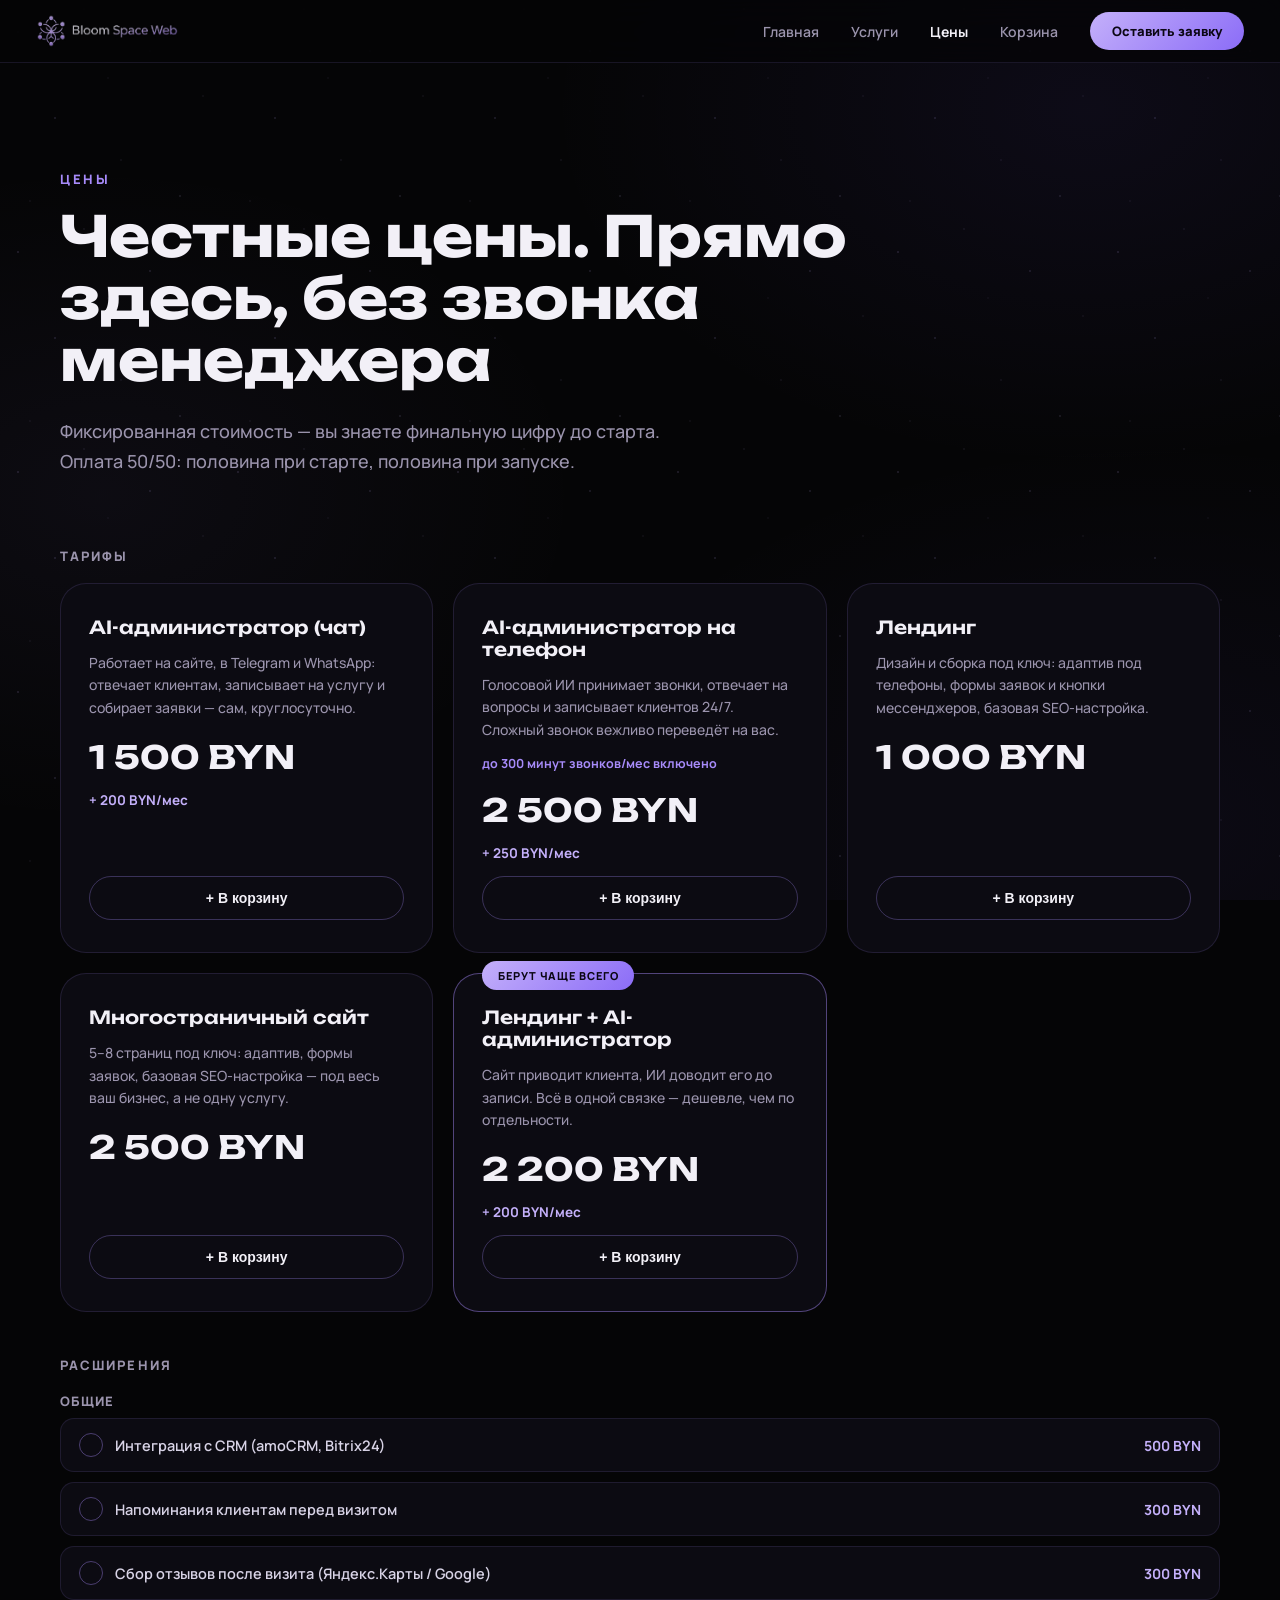
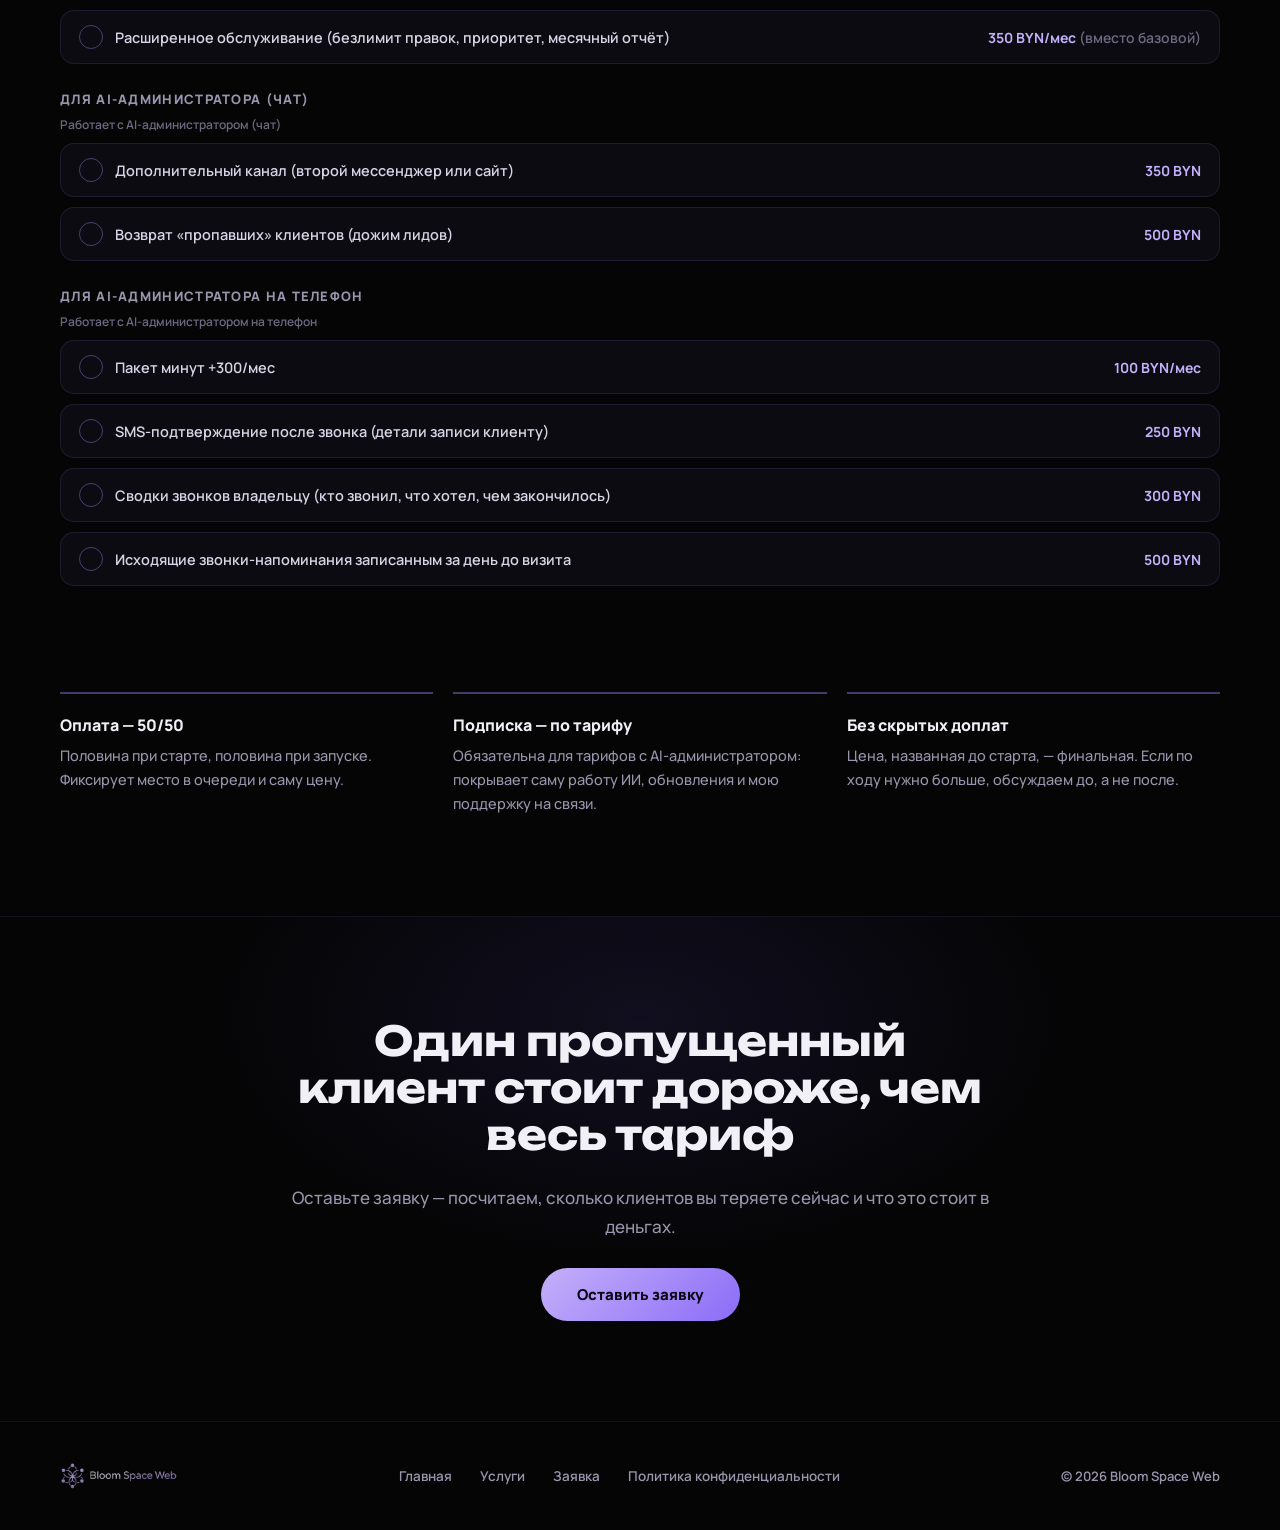
<file: ceny.html>
<!DOCTYPE html>
<html>
<head>
<meta charset="utf-8">
<meta name="viewport" content="width=device-width, initial-scale=1, maximum-scale=1, user-scalable=no">
<title>Цены — Bloom Space Web</title>
</head>
<body>
<script src="assets/geo.js?v=2"></script>
<script src="assets/pricing.js"></script>
<script src="assets/cart.js"></script>

<link rel="preconnect" href="https://fonts.googleapis.com">
<link href="https://fonts.googleapis.com/css2?family=Unbounded:wght@400;500;600;700;800&family=Manrope:wght@400;500;600;700;800&display=swap" rel="stylesheet">
<style>
*, *::before, *::after { box-sizing: border-box; }
html { scroll-behavior: smooth; }
html, body { overflow-x: hidden; max-width: 100%; }
body { margin: 0; background: #050506; }
::selection { background: rgba(167,139,250,.35); }
</style>
<link rel="stylesheet" href="assets/mobile.css">


<div style="font-family: Manrope, sans-serif; background-color: #050506; background-image: radial-gradient(900px 600px at 85% 12%, rgba(124,92,252,.07), transparent 60%), radial-gradient(800px 550px at 8% 55%, rgba(167,139,250,.05), transparent 60%), radial-gradient(1000px 650px at 90% 92%, rgba(124,92,252,.06), transparent 60%), url(&quot;data:image/svg+xml,%3Csvg xmlns='http://www.w3.org/2000/svg' width='220' height='220'%3E%3Cg fill='%23C4B0FA'%3E%3Ccircle cx='18' cy='32' r='1' opacity='.16'/%3E%3Ccircle cx='84' cy='9' r='.8' opacity='.12'/%3E%3Ccircle cx='150' cy='51' r='1' opacity='.14'/%3E%3Ccircle cx='203' cy='96' r='.8' opacity='.1'/%3E%3Ccircle cx='55' cy='118' r='1' opacity='.15'/%3E%3Ccircle cx='121' cy='160' r='.8' opacity='.11'/%3E%3Ccircle cx='180' cy='196' r='1' opacity='.13'/%3E%3Ccircle cx='30' cy='201' r='.8' opacity='.1'/%3E%3Ccircle cx='108' cy='78' r='.7' opacity='.09'/%3E%3C/g%3E%3C/svg%3E&quot;); background-attachment: fixed; color: #F2F0F7; min-height: 100vh;">

  <!-- NAV -->
  <div class="bsw-nav" data-screen-label="Навигация" style="position: fixed; top: 0; left: 0; right: 0; z-index: 90; display: flex; align-items: center; justify-content: space-between; padding: 12px 36px; background: rgba(5,5,6,.72); backdrop-filter: blur(18px); border-bottom: 1px solid rgba(167,139,250,.12);">
    <a href="index.html" style="display: flex; align-items: center; text-decoration: none;">
      <img src="assets/logo-full.png" alt="Bloom Space Web" style="height: 34px;">
    </a>
    <div class="bsw-nav-links" style="display: flex; align-items: center; gap: 32px;">
      <a href="index.html" data-en="Home" class="bsw-nav-home" style="color: #9B94AD; text-decoration: none; font-size: 14px; font-weight: 600;" style-hover="color: #F2F0F7;">Главная</a>
      <a href="uslugi.html" data-en="Services" class="bsw-nav-link" style="color: #9B94AD; text-decoration: none; font-size: 14px; font-weight: 600;" style-hover="color: #F2F0F7;">Услуги</a>
      <a href="ceny.html" data-en="Pricing" class="bsw-nav-link" style="color: #F2F0F7; text-decoration: none; font-size: 14px; font-weight: 700;">Цены</a>
      <a href="korzina.html" data-en="Cart" class="bsw-nav-link" style="color: #9B94AD; text-decoration: none; font-size: 14px; font-weight: 600; display: flex; align-items: center; gap: 6px;" style-hover="color: #F2F0F7;">Корзина <span data-cart-badge style="display:none;background:#8B6CF7;color:#fff;border-radius:100px;min-width:16px;text-align:center;padding:1px 6px;font-size:11px;font-weight:800;">0</span></a>
      <a href="index.html#form" data-en="Get a quote" class="bsw-nav-cta" style="color: #0B0714; text-decoration: none; font-size: 13px; font-weight: 800; background: linear-gradient(135deg, #C4B0FA, #8B6CF7); padding: 10px 22px; border-radius: 100px;" style-hover="filter: brightness(1.12);">Оставить заявку</a>
    </div>
  </div>

  <!-- HEADER -->
  <div class="bsw-page-header" data-screen-label="Заголовок" style="max-width: 1240px; margin: 0 auto; padding: 170px 40px 70px;">
    <div data-en="Pricing" style="font-size: 13px; font-weight: 800; letter-spacing: .2em; text-transform: uppercase; color: #A78BFA; margin-bottom: 18px;">Цены</div>
    <div data-en="Honest pricing. Right here, no sales call needed" style="font-family: Unbounded, sans-serif; font-weight: 700; font-size: clamp(36px, 4.4vw, 64px); line-height: 1.1; max-width: 880px;">Честные цены. Прямо здесь, без звонка менеджера</div>
    <div data-en="Fixed price — you know the final number before we start. Payment is 50% upfront, 50% on launch." style="font-size: 18px; line-height: 1.7; color: #9B94AD; font-weight: 500; max-width: 620px; margin-top: 24px;">Фиксированная стоимость — вы знаете финальную цифру до старта. Оплата 50/50: половина при старте, половина при запуске.</div>
  </div>

  <!-- ТАРИФЫ -->
  <div class="bsw-section" data-screen-label="Тарифы" style="max-width: 1240px; margin: 0 auto; padding: 0 40px 60px;">
    <div data-en="Plans" style="font-size: 13px; font-weight: 800; letter-spacing: .16em; text-transform: uppercase; color: #9B94AD; margin-bottom: 18px;">Тарифы</div>
    <div id="pricingCards" class="bsw-grid-3" style="display: grid; grid-template-columns: 1fr 1fr 1fr; gap: 20px; margin-bottom: 44px;"></div>

    <div data-en="Add-ons" style="font-size: 13px; font-weight: 800; letter-spacing: .16em; text-transform: uppercase; color: #9B94AD; margin-bottom: 18px;">Расширения</div>
    <div id="addonsSection"></div>
  </div>

  <!-- УСЛОВИЯ -->
  <div class="bsw-section" data-screen-label="Условия" style="max-width: 1240px; margin: 0 auto; padding: 20px 40px 100px;">
    <div class="bsw-grid-3" style="display: grid; grid-template-columns: 1fr 1fr 1fr; gap: 20px;">
      <div style="border-top: 2px solid rgba(167,139,250,.4); padding-top: 20px;">
        <div data-en="Payment — 50/50" style="font-weight: 800; font-size: 16px; margin-bottom: 8px;">Оплата — 50/50</div>
        <div data-en="Half when we start, half on launch. Fixes your spot in the queue and locks the price." style="font-size: 14.5px; line-height: 1.65; color: #9B94AD; font-weight: 500;">Половина при старте, половина при запуске. Фиксирует место в очереди и саму цену.</div>
      </div>
      <div style="border-top: 2px solid rgba(167,139,250,.4); padding-top: 20px;">
        <div data-en="Subscription — plan-dependent" style="font-weight: 800; font-size: 16px; margin-bottom: 8px;">Подписка — по тарифу</div>
        <div data-en="Required for AI-administrator plans: covers the AI itself, updates, and me staying on call for support." style="font-size: 14.5px; line-height: 1.65; color: #9B94AD; font-weight: 500;">Обязательна для тарифов с AI-администратором: покрывает саму работу ИИ, обновления и мою поддержку на связи.</div>
      </div>
      <div style="border-top: 2px solid rgba(167,139,250,.4); padding-top: 20px;">
        <div data-en="No hidden fees" style="font-weight: 800; font-size: 16px; margin-bottom: 8px;">Без скрытых доплат</div>
        <div data-en="The price named before we start is final. If more turns out to be needed along the way, we discuss it upfront, not after." style="font-size: 14.5px; line-height: 1.65; color: #9B94AD; font-weight: 500;">Цена, названная до старта, — финальная. Если по ходу нужно больше, обсуждаем до, а не после.</div>
      </div>
    </div>
  </div>

  <!-- CTA -->
  <div data-screen-label="Призыв" style="border-top: 1px solid rgba(167,139,250,.1); background: radial-gradient(700px 400px at 50% 20%, rgba(124,92,252,.1), transparent 60%);">
    <div class="bsw-section" style="max-width: 800px; margin: 0 auto; padding: 100px 40px; text-align: center; display: flex; flex-direction: column; align-items: center; gap: 26px;">
      <div data-en="One missed client costs more than the whole plan" style="font-family: Unbounded, sans-serif; font-weight: 700; font-size: clamp(28px, 3.2vw, 46px); line-height: 1.15;">Один пропущенный клиент стоит дороже, чем весь тариф</div>
      <div data-en="Leave a request — we'll work out how many clients you're losing right now and what that costs you." style="font-size: 17px; line-height: 1.7; color: #9B94AD; font-weight: 500;">Оставьте заявку — посчитаем, сколько клиентов вы теряете сейчас и что это стоит в деньгах.</div>
      <a href="index.html#form" data-en="Get a quote" style="text-decoration: none; color: #0B0714; background: linear-gradient(135deg, #C4B0FA, #8B6CF7); font-weight: 800; font-size: 15px; padding: 16px 36px; border-radius: 100px;" style-hover="filter: brightness(1.12);">Оставить заявку</a>
    </div>
  </div>

  <!-- FOOTER -->
  <div data-screen-label="Футер" style="border-top: 1px solid rgba(167,139,250,.1);">
    <div class="bsw-footer-pad bsw-footer-row" style="max-width: 1240px; margin: 0 auto; padding: 40px; display: flex; align-items: center; justify-content: space-between; gap: 24px;">
      <img src="assets/logo-full.png" alt="Bloom Space Web" style="height: 28px;">
      <div class="bsw-footer-links" style="display: flex; gap: 28px;">
        <a href="index.html" data-en="Home" style="color: #9B94AD; text-decoration: none; font-size: 13.5px; font-weight: 600;" style-hover="color: #F2F0F7;">Главная</a>
        <a href="uslugi.html" data-en="Services" style="color: #9B94AD; text-decoration: none; font-size: 13.5px; font-weight: 600;" style-hover="color: #F2F0F7;">Услуги</a>
        <a href="index.html#form" data-en="Request" style="color: #9B94AD; text-decoration: none; font-size: 13.5px; font-weight: 600;" style-hover="color: #F2F0F7;">Заявка</a>
        <a href="privacy.html" data-en="Privacy Policy" style="color: #9B94AD; text-decoration: none; font-size: 13.5px; font-weight: 600;" style-hover="color: #F2F0F7;">Политика конфиденциальности</a>
      </div>
      <div style="font-size: 13px; color: #9B94AD; font-weight: 600;">© 2026 Bloom Space Web</div>
    </div>
  </div>

</div>


<script>
document.querySelectorAll('[style-hover]').forEach(function(el){
  var base = el.getAttribute('style') || '';
  var hov = el.getAttribute('style-hover');
  el.addEventListener('mouseenter', function(){ el.style.cssText = base + ';' + hov; });
  el.addEventListener('mouseleave', function(){ el.style.cssText = base; });
});
document.querySelectorAll('[style-focus]').forEach(function(el){
  var base = el.getAttribute('style') || '';
  var foc = el.getAttribute('style-focus');
  el.addEventListener('focus', function(){ el.style.cssText = base + ';' + foc; });
  el.addEventListener('blur', function(){ el.style.cssText = base; });
});
</script>

<script>
// цены и расширения — рендер из assets/pricing.js
(function () {
  var state = { lang: 'ru', currency: 'BYN', rates: null };

  function bynText(n) { return Math.round(n).toLocaleString('ru-RU') + ' BYN'; }

  function priceText(byn, usd, currency, rates) {
    if (currency === 'USD') return usd != null ? '$' + Math.round(usd).toLocaleString('en-US') : null;
    if (!currency || currency === 'BYN') return byn != null ? bynText(byn) : null;
    if (byn == null || !window.BSW) return null;
    return window.BSW.formatByn(byn, currency, rates);
  }

  function cardHTML(card) {
    var lang = state.lang, currency = state.currency, rates = state.rates;
    var t = card.title[lang], d = card.desc[lang];
    var once = priceText(card.byn, card.usd, currency, rates);
    var hasMo = card.bynMonthly != null || card.usdMonthly != null;
    var mo = hasMo ? priceText(card.bynMonthly, card.usdMonthly, currency, rates) : null;
    var inCart = window.BSW_CART.isInCart('card:' + card.id);
    var badgeHtml = card.badge ? '<div class="bsw-hotdeal-badge" style="position:absolute;top:-13px;left:28px;font-size:11px;font-weight:800;letter-spacing:.08em;text-transform:uppercase;color:#0B0714;background:linear-gradient(135deg,#C4B0FA,#8B6CF7);padding:7px 16px;border-radius:100px;">' + card.badge[lang] + '</div>' : '';
    var noteHtml = card.note ? '<div style="font-size:12.5px;color:#A78BFA;font-weight:700;">' + card.note[lang] + '</div>' : '';
    var moHtml = mo ? '<div style="font-size:13.5px;font-weight:700;color:#C4B0FA;">+ ' + mo + (lang === 'ru' ? '/мес' : '/mo') + '</div>' : '';
    var cls = card.badge ? 'bsw-hotdeal' : '';
    var border = card.badge ? 'rgba(167,139,250,.45)' : 'rgba(167,139,250,.14)';
    var btnLabel = inCart ? (lang === 'ru' ? 'В корзине ✓' : 'In cart ✓') : (lang === 'ru' ? '+ В корзину' : '+ Add to cart');
    return '<div class="' + cls + '" style="position:relative;background:#0C0B12;border:1px solid ' + border + ';border-radius:26px;padding:32px 28px;display:flex;flex-direction:column;gap:14px;">' +
      badgeHtml +
      '<div style="font-family:Unbounded,sans-serif;font-weight:600;font-size:18px;">' + t + '</div>' +
      '<div style="font-size:14px;line-height:1.6;color:#9B94AD;font-weight:500;">' + d + '</div>' +
      noteHtml +
      '<div style="font-family:Unbounded,sans-serif;font-weight:700;font-size:32px;margin-top:4px;">' + (once || '') + '</div>' +
      moHtml +
      '<button type="button" data-cart-key="card:' + card.id + '" class="bsw-cart-btn" style="margin-top:auto;cursor:pointer;text-align:center;border:1px solid ' + (inCart ? 'rgba(125,227,168,.5)' : 'rgba(167,139,250,.3)') + ';background:' + (inCart ? 'rgba(125,227,168,.1)' : 'transparent') + ';color:' + (inCart ? '#7DE3A8' : '#F2F0F7') + ';font-weight:800;font-size:14px;padding:13px;border-radius:100px;">' + btnLabel + '</button>' +
    '</div>';
  }

  function addonRowHTML(item, groupId) {
    var lang = state.lang, currency = state.currency, rates = state.rates;
    var once = priceText(item.byn, item.usd, currency, rates);
    var mo = priceText(item.bynMonthly, item.usdMonthly, currency, rates);
    var priceStr = once ? once : (mo ? mo + (lang === 'ru' ? '/мес' : '/mo') : '');
    if (item.replacesBase && item.note) priceStr += ' <span style="color:#6E6880;font-weight:600;">(' + item.note[lang] + ')</span>';
    var key = 'addon:' + groupId + ':' + item.id;
    var inCart = window.BSW_CART.isInCart(key);
    return '<div style="display:flex;align-items:center;justify-content:space-between;gap:14px;padding:14px 18px;background:#0C0B12;border:1px solid rgba(167,139,250,.12);border-radius:14px;">' +
      '<div style="display:flex;align-items:center;gap:12px;">' +
        '<button type="button" data-cart-key="' + key + '" class="bsw-cart-dot" aria-label="' + (lang === 'ru' ? 'Добавить в корзину' : 'Add to cart') + '" style="cursor:pointer;flex:none;width:24px;height:24px;border-radius:50%;border:1px solid ' + (inCart ? '#7DE3A8' : 'rgba(167,139,250,.4)') + ';background:' + (inCart ? '#7DE3A8' : 'transparent') + ';color:#0B0714;font-weight:800;font-size:13px;line-height:1;display:flex;align-items:center;justify-content:center;">' + (inCart ? '✓' : '') + '</button>' +
        '<div style="font-size:14.5px;color:#D8D3E6;font-weight:600;">' + item.title[lang] + '</div>' +
      '</div>' +
      '<div style="font-size:14px;color:#C4B0FA;font-weight:700;white-space:nowrap;">' + priceStr + '</div>' +
    '</div>';
  }

  function groupHTML(group) {
    var lang = state.lang;
    var rows = group.items.map(function (item) { return addonRowHTML(item, group.id); }).join('');
    var applies = group.appliesTo ? '<div style="font-size:12px;color:#6E6880;font-weight:600;margin-bottom:10px;">' + group.appliesTo[lang] + '</div>' : '';
    return '<div style="margin-bottom:26px;">' +
      '<div style="font-size:13px;font-weight:800;letter-spacing:.1em;text-transform:uppercase;color:#9B94AD;margin-bottom:8px;">' + group.label[lang] + '</div>' +
      applies +
      '<div style="display:flex;flex-direction:column;gap:10px;">' + rows + '</div>' +
    '</div>';
  }

  function render() {
    var cardsEl = document.getElementById('pricingCards');
    var addonsEl = document.getElementById('addonsSection');
    if (!cardsEl || !addonsEl || !window.BSW_PRICING || !window.BSW_CART) return;
    cardsEl.innerHTML = window.BSW_PRICING.cards.map(cardHTML).join('');
    addonsEl.innerHTML = window.BSW_PRICING.addonGroups.map(groupHTML).join('');
  }

  function onCartClick(e) {
    var btn = e.target.closest('[data-cart-key]');
    if (!btn) return;
    window.BSW_CART.toggle(btn.getAttribute('data-cart-key'));
    render();
  }

  render(); // immediate RU/BYN render so content isn't blank while region resolves
  var cardsHost = document.getElementById('pricingCards');
  var addonsHost = document.getElementById('addonsSection');
  if (cardsHost) cardsHost.addEventListener('click', onCartClick);
  if (addonsHost) addonsHost.addEventListener('click', onCartClick);

  if (window.BSW) {
    window.BSW.onReady(function (currency, rates) {
      state.lang = document.documentElement.lang === 'en' ? 'en' : 'ru';
      state.currency = currency;
      state.rates = rates;
      render();
    });
  }
})();
</script>
</body>
</html>
</file>
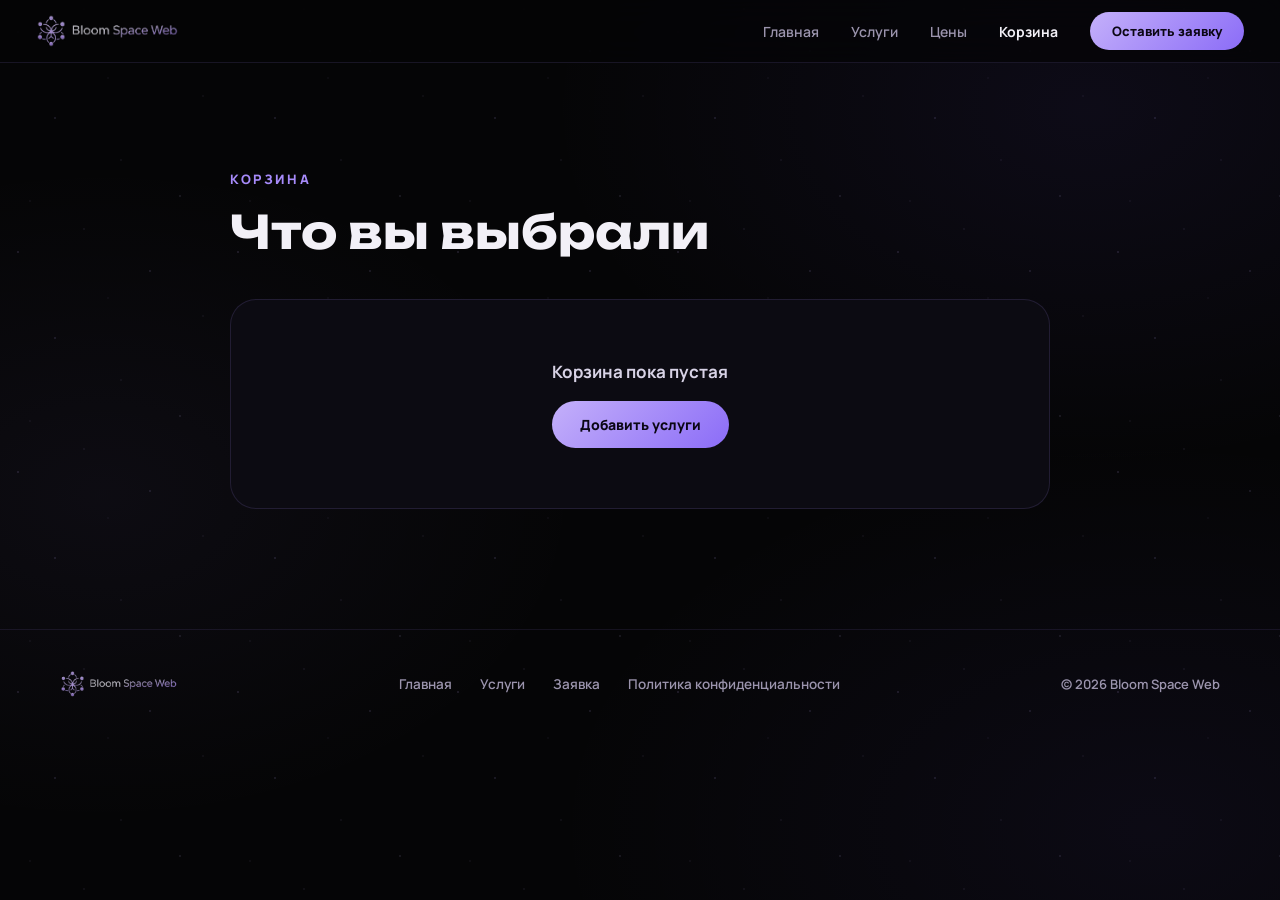
<file: korzina.html>
<!DOCTYPE html>
<html>
<head>
<meta charset="utf-8">
<meta name="viewport" content="width=device-width, initial-scale=1, maximum-scale=1, user-scalable=no">
<title>Корзина — Bloom Space Web</title>
</head>
<body>
<script src="assets/geo.js?v=2"></script>
<script src="assets/pricing.js"></script>
<script src="assets/cart.js"></script>

<link rel="preconnect" href="https://fonts.googleapis.com">
<link href="https://fonts.googleapis.com/css2?family=Unbounded:wght@400;500;600;700;800&family=Manrope:wght@400;500;600;700;800&display=swap" rel="stylesheet">
<style>
*, *::before, *::after { box-sizing: border-box; }
html { scroll-behavior: smooth; }
html, body { overflow-x: hidden; max-width: 100%; }
body { margin: 0; background: #050506; }
::selection { background: rgba(167,139,250,.35); }
</style>
<link rel="stylesheet" href="assets/mobile.css">

<div style="font-family: Manrope, sans-serif; background-color: #050506; background-image: radial-gradient(900px 600px at 85% 12%, rgba(124,92,252,.07), transparent 60%), radial-gradient(800px 550px at 8% 55%, rgba(167,139,250,.05), transparent 60%), radial-gradient(1000px 650px at 90% 92%, rgba(124,92,252,.06), transparent 60%), url(&quot;data:image/svg+xml,%3Csvg xmlns='http://www.w3.org/2000/svg' width='220' height='220'%3E%3Cg fill='%23C4B0FA'%3E%3Ccircle cx='18' cy='32' r='1' opacity='.16'/%3E%3Ccircle cx='84' cy='9' r='.8' opacity='.12'/%3E%3Ccircle cx='150' cy='51' r='1' opacity='.14'/%3E%3Ccircle cx='203' cy='96' r='.8' opacity='.1'/%3E%3Ccircle cx='55' cy='118' r='1' opacity='.15'/%3E%3Ccircle cx='121' cy='160' r='.8' opacity='.11'/%3E%3Ccircle cx='180' cy='196' r='1' opacity='.13'/%3E%3Ccircle cx='30' cy='201' r='.8' opacity='.1'/%3E%3Ccircle cx='108' cy='78' r='.7' opacity='.09'/%3E%3C/g%3E%3C/svg%3E&quot;); background-attachment: fixed; color: #F2F0F7; min-height: 100vh;">

  <!-- NAV -->
  <div class="bsw-nav" data-screen-label="Навигация" style="position: fixed; top: 0; left: 0; right: 0; z-index: 90; display: flex; align-items: center; justify-content: space-between; padding: 12px 36px; background: rgba(5,5,6,.72); backdrop-filter: blur(18px); border-bottom: 1px solid rgba(167,139,250,.12);">
    <a href="index.html" style="display: flex; align-items: center; text-decoration: none;">
      <img src="assets/logo-full.png" alt="Bloom Space Web" style="height: 34px;">
    </a>
    <div class="bsw-nav-links" style="display: flex; align-items: center; gap: 32px;">
      <a href="index.html" data-en="Home" class="bsw-nav-home" style="color: #9B94AD; text-decoration: none; font-size: 14px; font-weight: 600;" style-hover="color: #F2F0F7;">Главная</a>
      <a href="uslugi.html" data-en="Services" class="bsw-nav-link" style="color: #9B94AD; text-decoration: none; font-size: 14px; font-weight: 600;" style-hover="color: #F2F0F7;">Услуги</a>
      <a href="ceny.html" data-en="Pricing" class="bsw-nav-link" style="color: #9B94AD; text-decoration: none; font-size: 14px; font-weight: 600;" style-hover="color: #F2F0F7;">Цены</a>
      <a href="korzina.html" data-en="Cart" class="bsw-nav-link" style="color: #F2F0F7; text-decoration: none; font-size: 14px; font-weight: 700; display: flex; align-items: center; gap: 6px;">Корзина <span data-cart-badge style="display:none;background:#8B6CF7;color:#fff;border-radius:100px;min-width:16px;text-align:center;padding:1px 6px;font-size:11px;font-weight:800;">0</span></a>
      <a href="index.html#form" data-en="Get a quote" class="bsw-nav-cta" style="color: #0B0714; text-decoration: none; font-size: 13px; font-weight: 800; background: linear-gradient(135deg, #C4B0FA, #8B6CF7); padding: 10px 22px; border-radius: 100px;" style-hover="filter: brightness(1.12);">Оставить заявку</a>
    </div>
  </div>

  <!-- HEADER -->
  <div class="bsw-page-header" data-screen-label="Заголовок" style="max-width: 900px; margin: 0 auto; padding: 170px 40px 40px;">
    <div data-en="Cart" style="font-size: 13px; font-weight: 800; letter-spacing: .2em; text-transform: uppercase; color: #A78BFA; margin-bottom: 18px;">Корзина</div>
    <div data-en="What you're considering" style="font-family: Unbounded, sans-serif; font-weight: 700; font-size: clamp(30px, 3.6vw, 46px); line-height: 1.15;">Что вы выбрали</div>
  </div>

  <!-- CART -->
  <div class="bsw-section" data-screen-label="Корзина" style="max-width: 900px; margin: 0 auto; padding: 0 40px 120px;">
    <div id="cartContent"></div>
  </div>

  <!-- FOOTER -->
  <div data-screen-label="Футер" style="border-top: 1px solid rgba(167,139,250,.1);">
    <div class="bsw-footer-pad bsw-footer-row" style="max-width: 1240px; margin: 0 auto; padding: 40px; display: flex; align-items: center; justify-content: space-between; gap: 24px;">
      <img src="assets/logo-full.png" alt="Bloom Space Web" style="height: 28px;">
      <div class="bsw-footer-links" style="display: flex; gap: 28px;">
        <a href="index.html" data-en="Home" style="color: #9B94AD; text-decoration: none; font-size: 13.5px; font-weight: 600;" style-hover="color: #F2F0F7;">Главная</a>
        <a href="uslugi.html" data-en="Services" style="color: #9B94AD; text-decoration: none; font-size: 13.5px; font-weight: 600;" style-hover="color: #F2F0F7;">Услуги</a>
        <a href="index.html#form" data-en="Request" style="color: #9B94AD; text-decoration: none; font-size: 13.5px; font-weight: 600;" style-hover="color: #F2F0F7;">Заявка</a>
        <a href="privacy.html" data-en="Privacy Policy" style="color: #9B94AD; text-decoration: none; font-size: 13.5px; font-weight: 600;" style-hover="color: #F2F0F7;">Политика конфиденциальности</a>
      </div>
      <div style="font-size: 13px; color: #9B94AD; font-weight: 600;">© 2026 Bloom Space Web</div>
    </div>
  </div>

</div>


<script>
document.querySelectorAll('[style-hover]').forEach(function(el){
  var base = el.getAttribute('style') || '';
  var hov = el.getAttribute('style-hover');
  el.addEventListener('mouseenter', function(){ el.style.cssText = base + ';' + hov; });
  el.addEventListener('mouseleave', function(){ el.style.cssText = base; });
});
document.querySelectorAll('[style-focus]').forEach(function(el){
  var base = el.getAttribute('style') || '';
  var foc = el.getAttribute('style-focus');
  el.addEventListener('focus', function(){ el.style.cssText = base + ';' + foc; });
  el.addEventListener('blur', function(){ el.style.cssText = base; });
});
</script>

<script>
(function () {
  var state = { lang: 'ru', currency: 'BYN', rates: null };

  function t(ru, en) { return state.lang === 'en' ? en : ru; }

  function lineHTML(line) {
    var noteHtml = line.note ? '<div style="font-size:12px;color:#6E6880;font-weight:600;margin-top:2px;">' + line.note[state.lang] + '</div>' : '';
    var moHtml = line.monthlyText ? '<div style="font-size:13px;color:#9B94AD;font-weight:600;">+ ' + line.monthlyText + t('/мес', '/mo') + '</div>' : '';
    return '<div style="display:flex;align-items:flex-start;justify-content:space-between;gap:16px;padding:16px 0;border-bottom:1px solid rgba(167,139,250,.1);">' +
      '<div>' +
        '<div style="font-size:15px;font-weight:700;">' + line.title[state.lang] + '</div>' +
        noteHtml +
      '</div>' +
      '<div style="display:flex;align-items:center;gap:16px;flex:none;">' +
        '<div style="text-align:right;">' +
          '<div style="font-size:15px;font-weight:800;color:#C4B0FA;">' + (line.onceText || '—') + '</div>' +
          moHtml +
        '</div>' +
        '<button type="button" data-remove-key="' + line.key + '" aria-label="' + t('Удалить', 'Remove') + '" style="cursor:pointer;flex:none;width:28px;height:28px;border-radius:50%;border:1px solid rgba(235,120,120,.35);background:transparent;color:#EB7878;font-size:15px;line-height:1;">×</button>' +
      '</div>' +
    '</div>';
  }

  function emptyHTML() {
    return '<div style="text-align:center;padding:60px 20px;background:#0C0B12;border:1px solid rgba(167,139,250,.14);border-radius:26px;display:flex;flex-direction:column;align-items:center;gap:18px;">' +
      '<div style="font-size:17px;font-weight:700;color:#D8D3E6;">' + t('Корзина пока пустая', 'Your cart is empty') + '</div>' +
      '<a href="ceny.html" style="text-decoration:none;color:#0B0714;background:linear-gradient(135deg,#C4B0FA,#8B6CF7);font-weight:800;font-size:14px;padding:14px 28px;border-radius:100px;">' + t('Добавить услуги', 'Browse services') + '</a>' +
    '</div>';
  }

  function render() {
    var host = document.getElementById('cartContent');
    if (!host || !window.BSW_CART) return;
    var lines = window.BSW_CART.getLines(state.currency, state.rates);
    if (lines.length === 0) { host.innerHTML = emptyHTML(); return; }
    var totals = window.BSW_CART.getTotals(state.currency, state.rates);
    var rows = lines.map(lineHTML).join('');
    var totalsHtml = '<div style="display:flex;flex-direction:column;gap:6px;padding:20px 0 24px;">' +
      (totals.onceText ? '<div style="display:flex;justify-content:space-between;font-size:16px;font-weight:800;"><span>' + t('Итого разово', 'Total once') + '</span><span>' + totals.onceText + '</span></div>' : '') +
      (totals.monthlyText ? '<div style="display:flex;justify-content:space-between;font-size:14px;font-weight:700;color:#9B94AD;"><span>' + t('Итого в месяц', 'Total per month') + '</span><span>' + totals.monthlyText + '</span></div>' : '') +
    '</div>';
    host.innerHTML = '<div>' + rows + '</div>' + totalsHtml +
      '<a href="index.html#form" style="display:block;text-align:center;text-decoration:none;color:#0B0714;background:linear-gradient(135deg,#C4B0FA,#8B6CF7);font-weight:800;font-size:15px;padding:16px;border-radius:100px;">' + t('Оставить заявку', 'Get a quote') + '</a>';
  }

  document.addEventListener('click', function (e) {
    var btn = e.target.closest('[data-remove-key]');
    if (!btn) return;
    window.BSW_CART.remove(btn.getAttribute('data-remove-key'));
    render();
  });

  render();

  if (window.BSW) {
    window.BSW.onReady(function (currency, rates) {
      state.lang = document.documentElement.lang === 'en' ? 'en' : 'ru';
      state.currency = currency;
      state.rates = rates;
      render();
    });
  }
})();
</script>
</body>
</html>
</file>
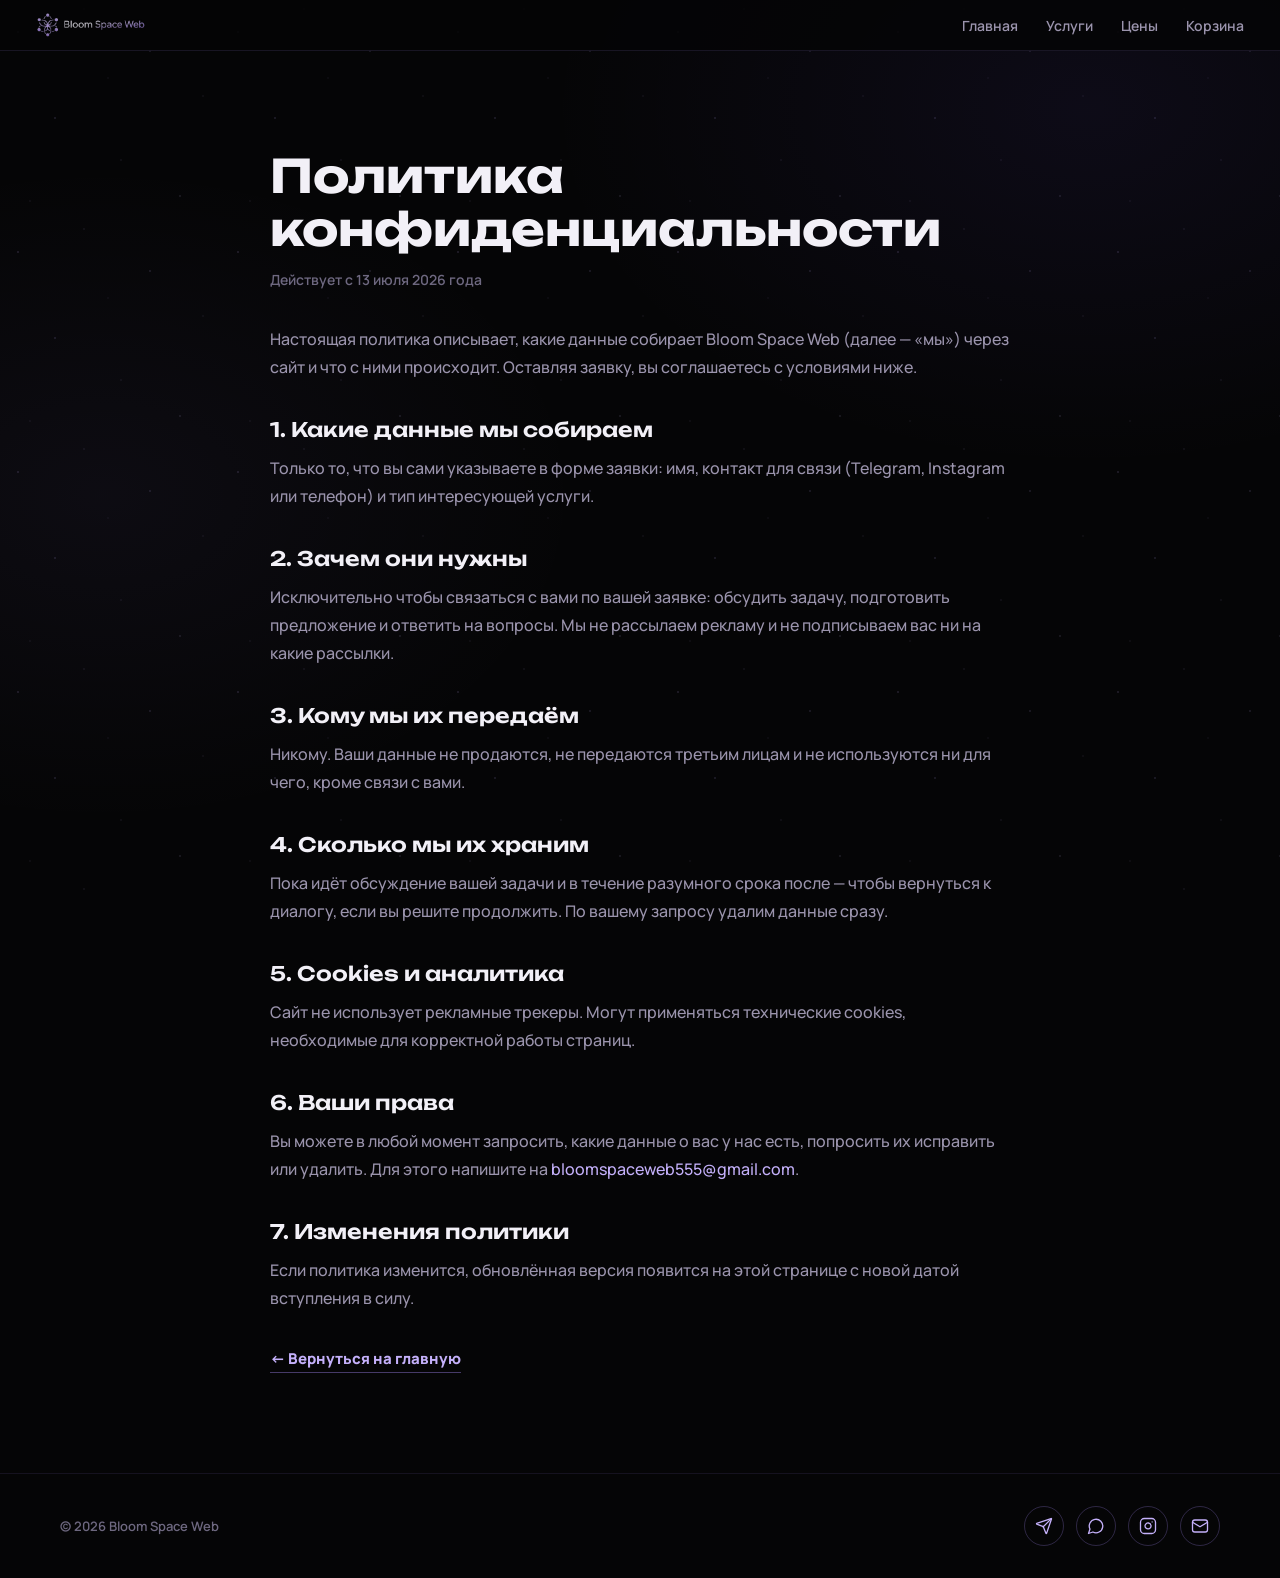
<file: privacy.html>
<!DOCTYPE html>
<html>
<head>
<meta charset="utf-8">
<meta name="viewport" content="width=device-width, initial-scale=1, maximum-scale=1, user-scalable=no">
<title>Политика конфиденциальности — Bloom Space Web</title>
</head>
<body>
<script src="assets/geo.js?v=2"></script>
<script src="assets/cart.js"></script>

<link rel="preconnect" href="https://fonts.googleapis.com">
<link rel="preconnect" href="https://fonts.gstatic.com" crossorigin>
<link href="https://fonts.googleapis.com/css2?family=Unbounded:wght@500;600;700&family=Manrope:wght@500;600;700;800&display=swap" rel="stylesheet">
<style>
*, *::before, *::after { box-sizing: border-box; }
html, body { overflow-x: hidden; max-width: 100%; }
body { margin: 0; background: #050506; }
a { color: #C4B0FA; }
a:hover { color: #F2F0F7; }
::selection { background: rgba(167,139,250,.35); }
</style>
<link rel="stylesheet" href="assets/mobile.css">

<div style="min-height: 100vh; background-color: #050506; background-image: radial-gradient(900px 600px at 85% 12%, rgba(124,92,252,.07), transparent 60%), radial-gradient(800px 550px at 8% 55%, rgba(167,139,250,.05), transparent 60%), url(&quot;data:image/svg+xml,%3Csvg xmlns='http://www.w3.org/2000/svg' width='220' height='220'%3E%3Cg fill='%23C4B0FA'%3E%3Ccircle cx='18' cy='32' r='1' opacity='.16'/%3E%3Ccircle cx='84' cy='9' r='.8' opacity='.12'/%3E%3Ccircle cx='150' cy='51' r='1' opacity='.14'/%3E%3Ccircle cx='203' cy='96' r='.8' opacity='.1'/%3E%3Ccircle cx='55' cy='118' r='1' opacity='.15'/%3E%3Ccircle cx='121' cy='160' r='.8' opacity='.11'/%3E%3Ccircle cx='180' cy='196' r='1' opacity='.13'/%3E%3Ccircle cx='30' cy='201' r='.8' opacity='.1'/%3E%3Ccircle cx='108' cy='78' r='.7' opacity='.09'/%3E%3C/g%3E%3C/svg%3E&quot;); background-attachment: fixed; color: #F2F0F7; font-family: Manrope, sans-serif;">

  <!-- NAV -->
  <div class="bsw-nav" style="position: fixed; top: 0; left: 0; right: 0; z-index: 90; display: flex; align-items: center; justify-content: space-between; padding: 12px 36px; background: rgba(5,5,6,.88); border-bottom: 1px solid rgba(167,139,250,.12);">
    <a href="index.html" style="display: flex; align-items: center;"><img src="assets/logo-full.png" alt="Bloom Space Web" style="height: 26px;"></a>
    <div class="bsw-nav-links" style="display: flex; gap: 28px; align-items: center;">
      <a href="index.html" data-en="Home" class="bsw-nav-home" style="color: #9B94AD; text-decoration: none; font-size: 14px; font-weight: 600;" style-hover="color: #F2F0F7;">Главная</a>
      <a href="uslugi.html" data-en="Services" class="bsw-nav-link" style="color: #9B94AD; text-decoration: none; font-size: 14px; font-weight: 600;" style-hover="color: #F2F0F7;">Услуги</a>
      <a href="ceny.html" data-en="Pricing" class="bsw-nav-link" style="color: #9B94AD; text-decoration: none; font-size: 14px; font-weight: 600;" style-hover="color: #F2F0F7;">Цены</a>
      <a href="korzina.html" data-en="Cart" class="bsw-nav-link" style="color: #9B94AD; text-decoration: none; font-size: 14px; font-weight: 600; display: flex; align-items: center; gap: 6px;" style-hover="color: #F2F0F7;">Корзина <span data-cart-badge style="display:none;background:#8B6CF7;color:#fff;border-radius:100px;min-width:16px;text-align:center;padding:1px 6px;font-size:11px;font-weight:800;">0</span></a>
    </div>
  </div>

  <div class="bsw-privacy-wrap" data-screen-label="Политика конфиденциальности" style="max-width: 820px; margin: 0 auto; padding: 150px 40px 100px; display: flex; flex-direction: column; gap: 36px;">
    <div style="display: flex; flex-direction: column; gap: 14px;">
      <div data-en="Privacy Policy" style="font-family: Unbounded, sans-serif; font-weight: 700; font-size: clamp(30px, 3.6vw, 46px); line-height: 1.15;">Политика конфиденциальности</div>
      <div data-en="In effect since July 13, 2026" style="font-size: 14px; color: #6E6880; font-weight: 600;">Действует с 13 июля 2026 года</div>
    </div>

    <div data-en="This policy describes what data Bloom Space Web (&quot;we&quot;) collects through the website and what happens to it. By submitting a request, you agree to the terms below." style="font-size: 16px; line-height: 1.75; color: #9B94AD; font-weight: 500;">Настоящая политика описывает, какие данные собирает Bloom Space Web (далее — «мы») через сайт и что с ними происходит. Оставляя заявку, вы соглашаетесь с условиями ниже.</div>

    <div style="display: flex; flex-direction: column; gap: 12px;">
      <div data-en="1. What data we collect" style="font-family: Unbounded, sans-serif; font-weight: 600; font-size: 20px;">1. Какие данные мы собираем</div>
      <div data-en="Only what you enter yourself in the request form: your name, a contact (Telegram, Instagram or phone), and the type of service you're interested in." style="font-size: 16px; line-height: 1.75; color: #9B94AD; font-weight: 500;">Только то, что вы сами указываете в форме заявки: имя, контакт для связи (Telegram, Instagram или телефон) и тип интересующей услуги.</div>
    </div>

    <div style="display: flex; flex-direction: column; gap: 12px;">
      <div data-en="2. Why we need it" style="font-family: Unbounded, sans-serif; font-weight: 600; font-size: 20px;">2. Зачем они нужны</div>
      <div data-en="Solely to contact you about your request: discuss the task, prepare a proposal and answer questions. We don't send marketing and don't subscribe you to any mailing lists." style="font-size: 16px; line-height: 1.75; color: #9B94AD; font-weight: 500;">Исключительно чтобы связаться с вами по вашей заявке: обсудить задачу, подготовить предложение и ответить на вопросы. Мы не рассылаем рекламу и не подписываем вас ни на какие рассылки.</div>
    </div>

    <div style="display: flex; flex-direction: column; gap: 12px;">
      <div data-en="3. Who we share it with" style="font-family: Unbounded, sans-serif; font-weight: 600; font-size: 20px;">3. Кому мы их передаём</div>
      <div data-en="No one. Your data is not sold, not passed to third parties, and not used for anything other than contacting you." style="font-size: 16px; line-height: 1.75; color: #9B94AD; font-weight: 500;">Никому. Ваши данные не продаются, не передаются третьим лицам и не используются ни для чего, кроме связи с вами.</div>
    </div>

    <div style="display: flex; flex-direction: column; gap: 12px;">
      <div data-en="4. How long we keep it" style="font-family: Unbounded, sans-serif; font-weight: 600; font-size: 20px;">4. Сколько мы их храним</div>
      <div data-en="For as long as we're discussing your task, plus a reasonable period afterward — in case you decide to pick the conversation back up. We'll delete it immediately on request." style="font-size: 16px; line-height: 1.75; color: #9B94AD; font-weight: 500;">Пока идёт обсуждение вашей задачи и в течение разумного срока после — чтобы вернуться к диалогу, если вы решите продолжить. По вашему запросу удалим данные сразу.</div>
    </div>

    <div style="display: flex; flex-direction: column; gap: 12px;">
      <div data-en="5. Cookies and analytics" style="font-family: Unbounded, sans-serif; font-weight: 600; font-size: 20px;">5. Cookies и аналитика</div>
      <div data-en="The site does not use advertising trackers. It may use technical cookies necessary for the pages to work correctly." style="font-size: 16px; line-height: 1.75; color: #9B94AD; font-weight: 500;">Сайт не использует рекламные трекеры. Могут применяться технические cookies, необходимые для корректной работы страниц.</div>
    </div>

    <div style="display: flex; flex-direction: column; gap: 12px;">
      <div data-en="6. Your rights" style="font-family: Unbounded, sans-serif; font-weight: 600; font-size: 20px;">6. Ваши права</div>
      <div data-en="You can ask at any time what data we have about you, and request that it be corrected or deleted. Write to &lt;a href=&quot;mailto:bloomspaceweb555@gmail.com&quot; style=&quot;color: #C4B0FA; text-decoration: none;&quot;&gt;bloomspaceweb555@gmail.com&lt;/a&gt;." style="font-size: 16px; line-height: 1.75; color: #9B94AD; font-weight: 500;">Вы можете в любой момент запросить, какие данные о вас у нас есть, попросить их исправить или удалить. Для этого напишите на <a href="mailto:bloomspaceweb555@gmail.com" style="color: #C4B0FA; text-decoration: none;" style-hover="color: #F2F0F7;">bloomspaceweb555@gmail.com</a>.</div>
    </div>

    <div style="display: flex; flex-direction: column; gap: 12px;">
      <div data-en="7. Changes to this policy" style="font-family: Unbounded, sans-serif; font-weight: 600; font-size: 20px;">7. Изменения политики</div>
      <div data-en="If the policy changes, the updated version will appear on this page with a new effective date." style="font-size: 16px; line-height: 1.75; color: #9B94AD; font-weight: 500;">Если политика изменится, обновлённая версия появится на этой странице с новой датой вступления в силу.</div>
    </div>

    <a href="index.html" data-en="← Back to home" style="color: #C4B0FA; text-decoration: none; font-weight: 800; font-size: 15px; border-bottom: 1px solid rgba(167,139,250,.4); padding-bottom: 3px; align-self: flex-start;" style-hover="color: #F2F0F7;">← Вернуться на главную</a>
  </div>

  <!-- FOOTER -->
  <div style="border-top: 1px solid rgba(167,139,250,.1);">
    <div class="bsw-footer-pad bsw-footer-row" style="max-width: 1240px; margin: 0 auto; padding: 32px 40px; display: flex; align-items: center; justify-content: space-between; gap: 24px;">
      <div style="font-size: 13px; color: #6E6880; font-weight: 600;">© 2026 Bloom Space Web</div>
      <div style="display: flex; gap: 12px; align-items: center;">
        <a href="https://t.me/bloomspaceweb" target="_blank" rel="noopener" aria-label="Telegram" style="display: flex; align-items: center; justify-content: center; width: 40px; height: 40px; border-radius: 50%; border: 1px solid rgba(167,139,250,.25); color: #C4B0FA;" style-hover="border-color: rgba(167,139,250,.7); color: #F2F0F7;">
          <svg width="18" height="18" viewBox="0 0 24 24" fill="none" stroke="currentColor" stroke-width="1.75" stroke-linecap="round" stroke-linejoin="round"><path d="M14.536 21.686a.5.5 0 0 0 .937-.024l6.5-19a.496.496 0 0 0-.635-.635l-19 6.5a.5.5 0 0 0-.024.937l7.93 3.18a2 2 0 0 1 1.112 1.11z"></path><path d="m21.854 2.147-10.94 10.939"></path></svg>
        </a>
        <a href="https://wa.me/375396464761" target="_blank" rel="noopener" aria-label="WhatsApp" style="display: flex; align-items: center; justify-content: center; width: 40px; height: 40px; border-radius: 50%; border: 1px solid rgba(167,139,250,.25); color: #C4B0FA;" style-hover="border-color: rgba(167,139,250,.7); color: #F2F0F7;">
          <svg width="18" height="18" viewBox="0 0 24 24" fill="none" stroke="currentColor" stroke-width="1.75" stroke-linecap="round" stroke-linejoin="round"><path d="M7.9 20A9 9 0 1 0 4 16.1L2 22Z"></path></svg>
        </a>
        <a href="https://www.instagram.com/bloomspaceweb?igsh=MXhvbXh2OG9zN2hxcQ%3D%3D&amp;utm_source=qr" target="_blank" aria-label="Instagram" style="display: flex; align-items: center; justify-content: center; width: 40px; height: 40px; border-radius: 50%; border: 1px solid rgba(167,139,250,.25); color: #C4B0FA;" style-hover="border-color: rgba(167,139,250,.7); color: #F2F0F7;">
          <svg width="18" height="18" viewBox="0 0 24 24" fill="none" stroke="currentColor" stroke-width="1.75" stroke-linecap="round" stroke-linejoin="round"><rect x="2" y="2" width="20" height="20" rx="5"></rect><path d="M16 11.37A4 4 0 1 1 12.63 8 4 4 0 0 1 16 11.37z"></path><line x1="17.5" y1="6.5" x2="17.51" y2="6.5"></line></svg>
        </a>
        <a href="mailto:bloomspaceweb555@gmail.com" aria-label="Email" style="display: flex; align-items: center; justify-content: center; width: 40px; height: 40px; border-radius: 50%; border: 1px solid rgba(167,139,250,.25); color: #C4B0FA;" style-hover="border-color: rgba(167,139,250,.7); color: #F2F0F7;">
          <svg width="18" height="18" viewBox="0 0 24 24" fill="none" stroke="currentColor" stroke-width="1.75" stroke-linecap="round" stroke-linejoin="round"><rect x="2" y="4" width="20" height="16" rx="3"></rect><path d="m22 7-10 6L2 7"></path></svg>
        </a>
      </div>
    </div>
  </div>

</div>


<script>
document.querySelectorAll('[style-hover]').forEach(function(el){
  var base = el.getAttribute('style') || '';
  var hov = el.getAttribute('style-hover');
  el.addEventListener('mouseenter', function(){ el.style.cssText = base + ';' + hov; });
  el.addEventListener('mouseleave', function(){ el.style.cssText = base; });
});
document.querySelectorAll('[style-focus]').forEach(function(el){
  var base = el.getAttribute('style') || '';
  var foc = el.getAttribute('style-focus');
  el.addEventListener('focus', function(){ el.style.cssText = base + ';' + foc; });
  el.addEventListener('blur', function(){ el.style.cssText = base; });
});
</script>
</body>
</html>
</file>
<file: assets/mobile.css>
/* Responsive overrides. Markup uses inline styles everywhere, so these
   rules use !important to win over them at narrow viewports. */

@keyframes bswBadgePop { 0% { transform: scale(1); } 45% { transform: scale(1.45); } 100% { transform: scale(1); } }
[data-cart-badge].bsw-badge-pop { animation: bswBadgePop .38s ease; }

@media (max-width: 900px) {
  .bsw-grid-4 { grid-template-columns: 1fr 1fr !important; }
}

@media (max-width: 680px) {
  /* Flex/grid children default to min-width:auto (= their content's
     min-content), which lets a long unbreakable string (e.g. a <select>
     option) force its container wider than the viewport. Zeroing it out
     lets everything actually shrink to fit instead of overflowing. */
  * { min-width: 0; }

  .bsw-nav { padding: 10px 16px !important; }
  .bsw-nav-links { gap: 10px !important; }
  .bsw-nav-home { display: none !important; }
  .bsw-nav-link { font-size: 12.5px !important; }
  .bsw-nav-cta { padding: 9px 14px !important; font-size: 11.5px !important; }

  .bsw-section { padding: 64px 20px !important; }
  .bsw-page-header { padding: 96px 20px 44px !important; }
  .bsw-hero-pad { padding: 96px 20px 56px !important; }
  .bsw-footer-pad { padding: 28px 20px !important; }
  .bsw-privacy-wrap { padding: 96px 20px 64px !important; }

  .bsw-grid-2, .bsw-grid-3, .bsw-grid-4 { grid-template-columns: 1fr !important; gap: 20px !important; }
  .bsw-contact-row { grid-template-columns: 1fr !important; }

  .bsw-hero-buttons, .bsw-cta-buttons { flex-wrap: wrap !important; }
  .bsw-hero-buttons a, .bsw-cta-buttons a { flex: 1 1 auto !important; text-align: center !important; }

  .bsw-media-card { width: 100% !important; max-width: 380px !important; }

  .bsw-footer-row { flex-wrap: wrap !important; justify-content: center !important; text-align: center !important; gap: 16px !important; }
  .bsw-footer-links { justify-content: center !important; flex-wrap: wrap !important; gap: 12px 18px !important; }

  .bsw-hotdeal { padding: 26px 22px !important; }
  .bsw-hotdeal-badge { top: -10px !important; left: 20px !important; }

  .bsw-section-head { flex-wrap: wrap !important; }
  .bsw-section-head a { white-space: normal !important; }
}
</file>
